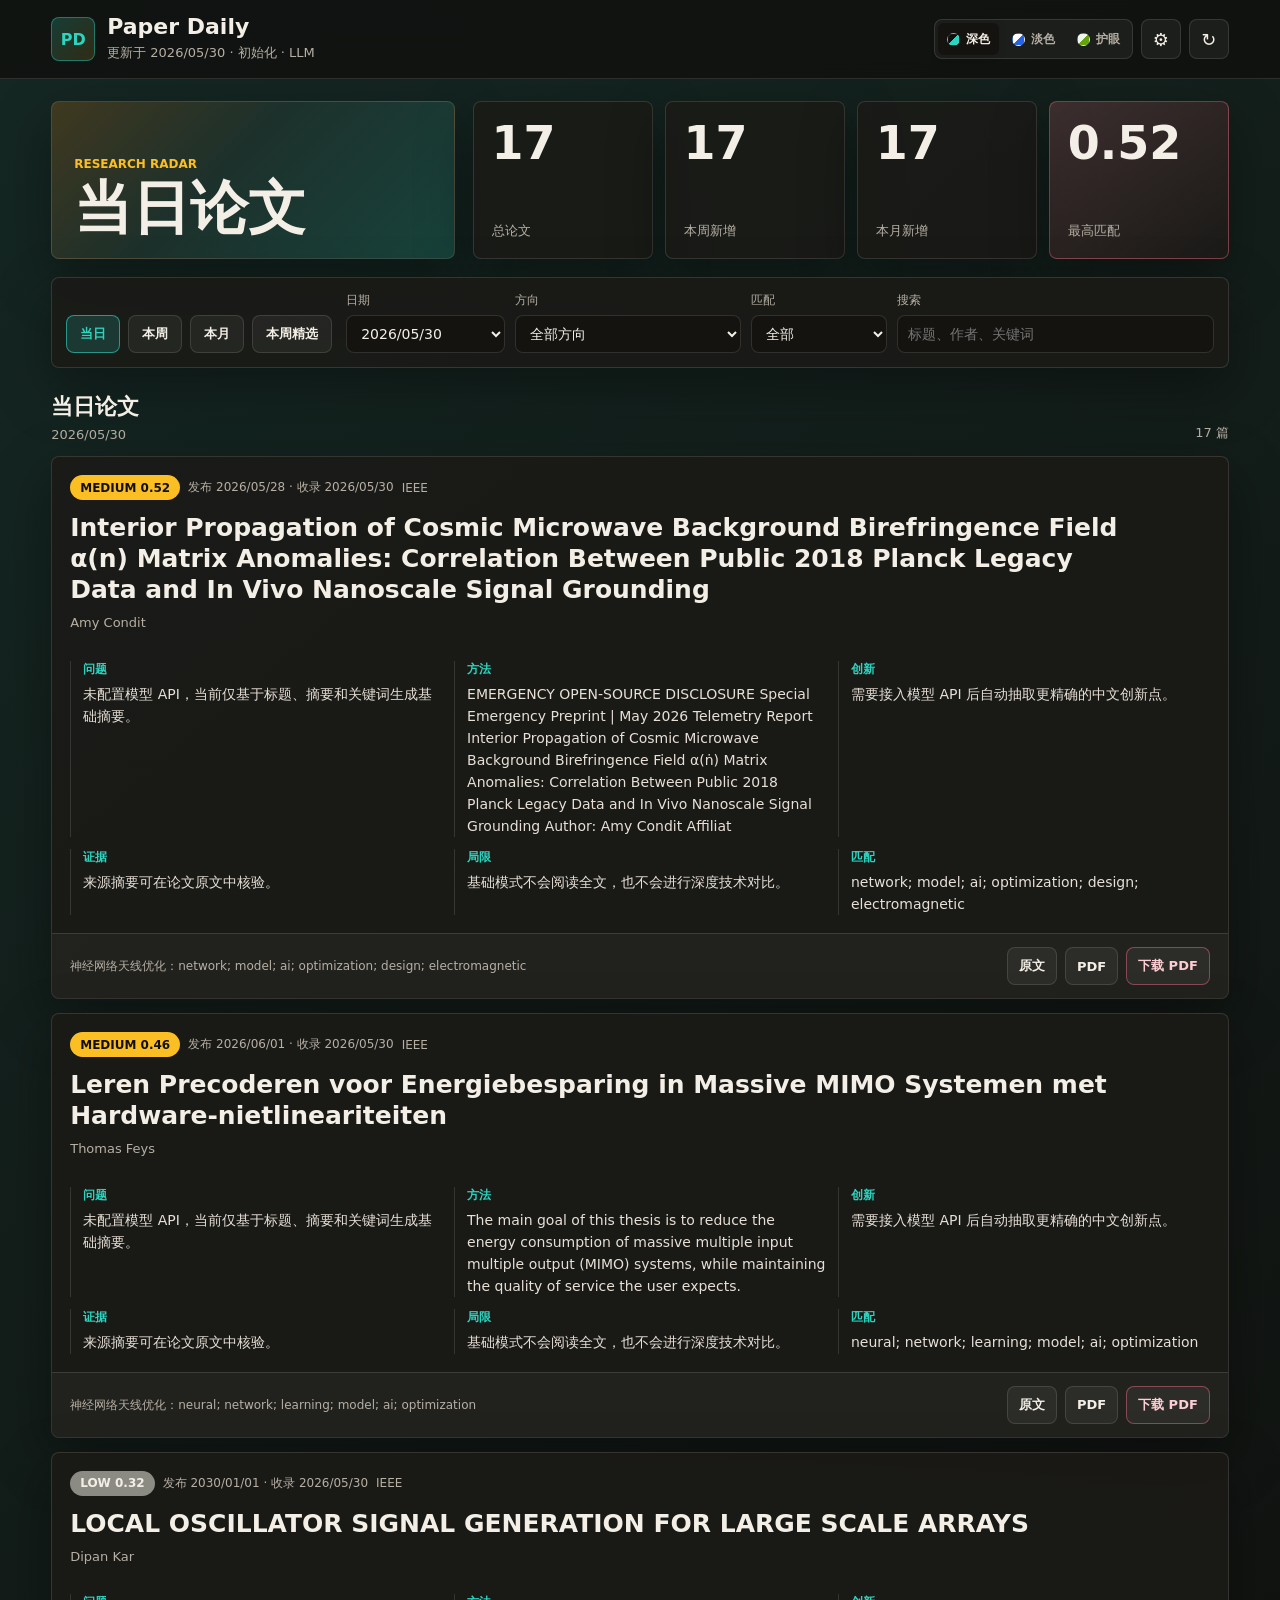
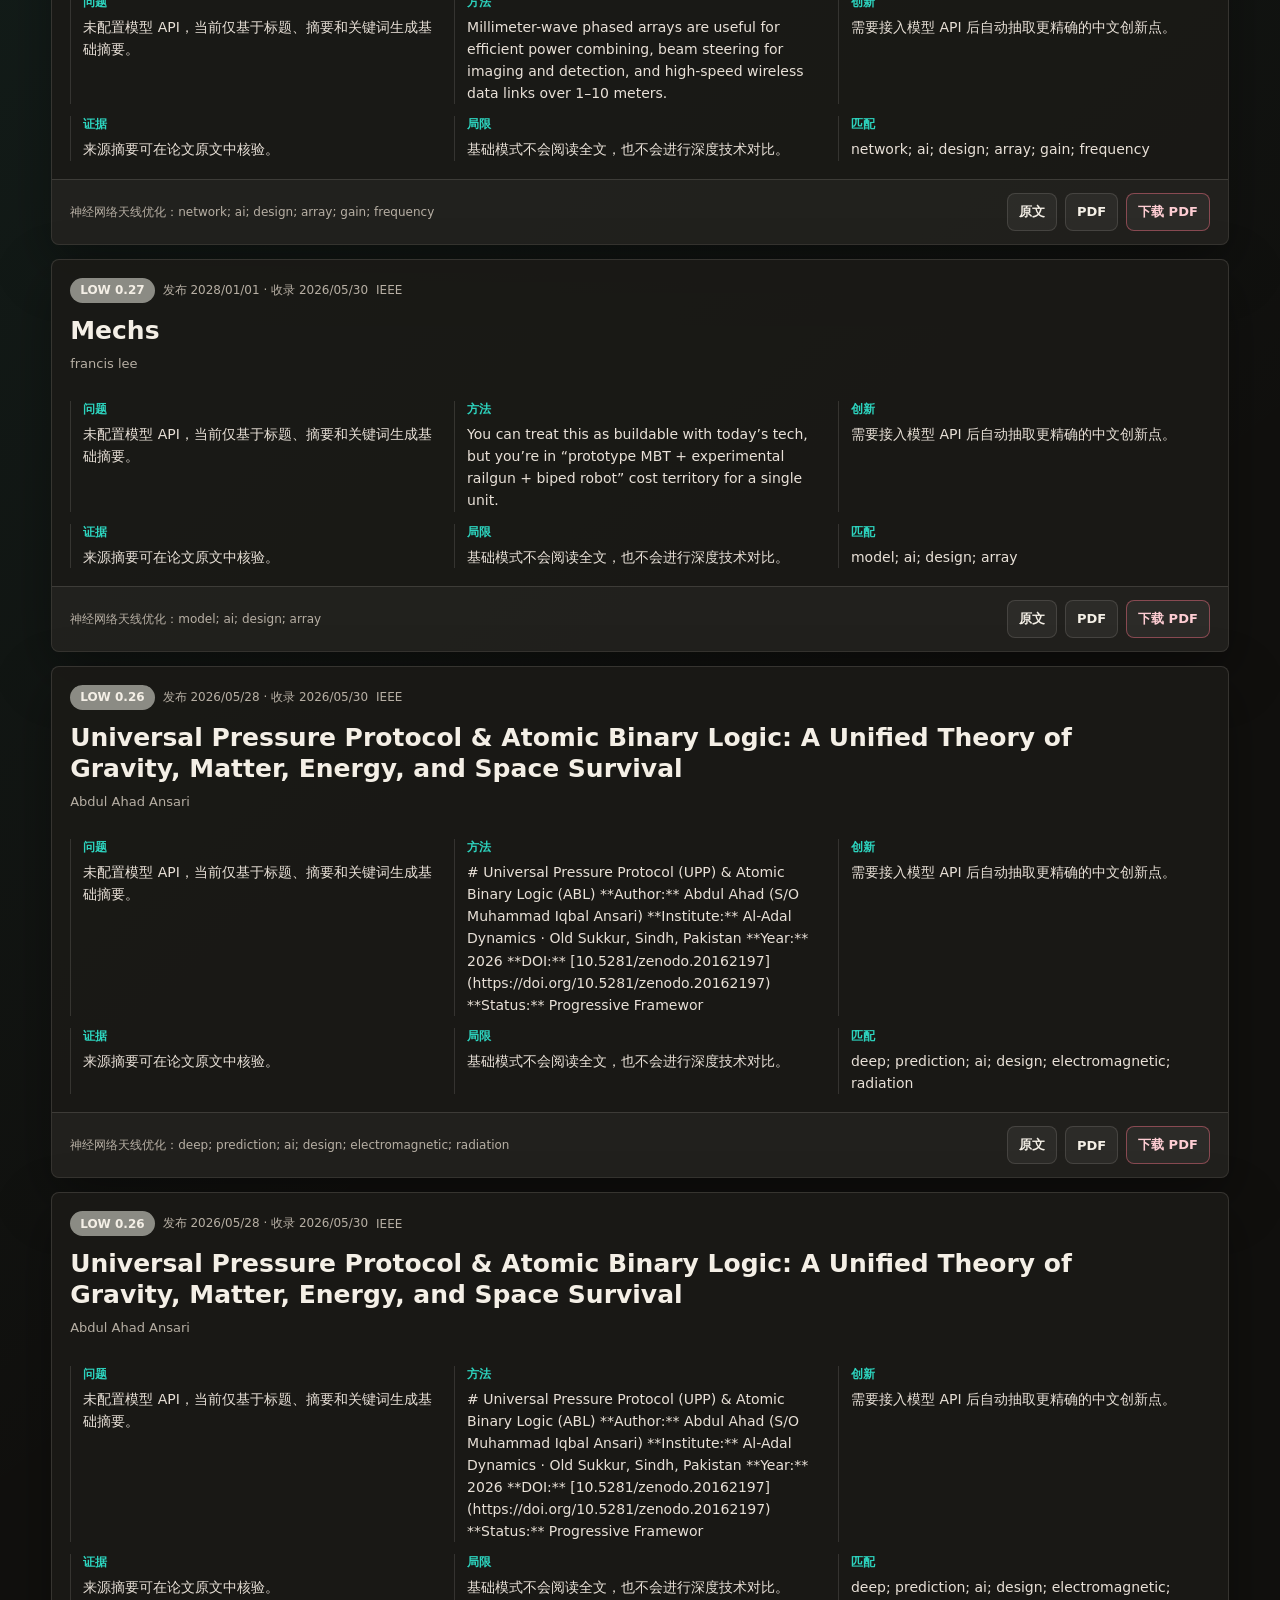
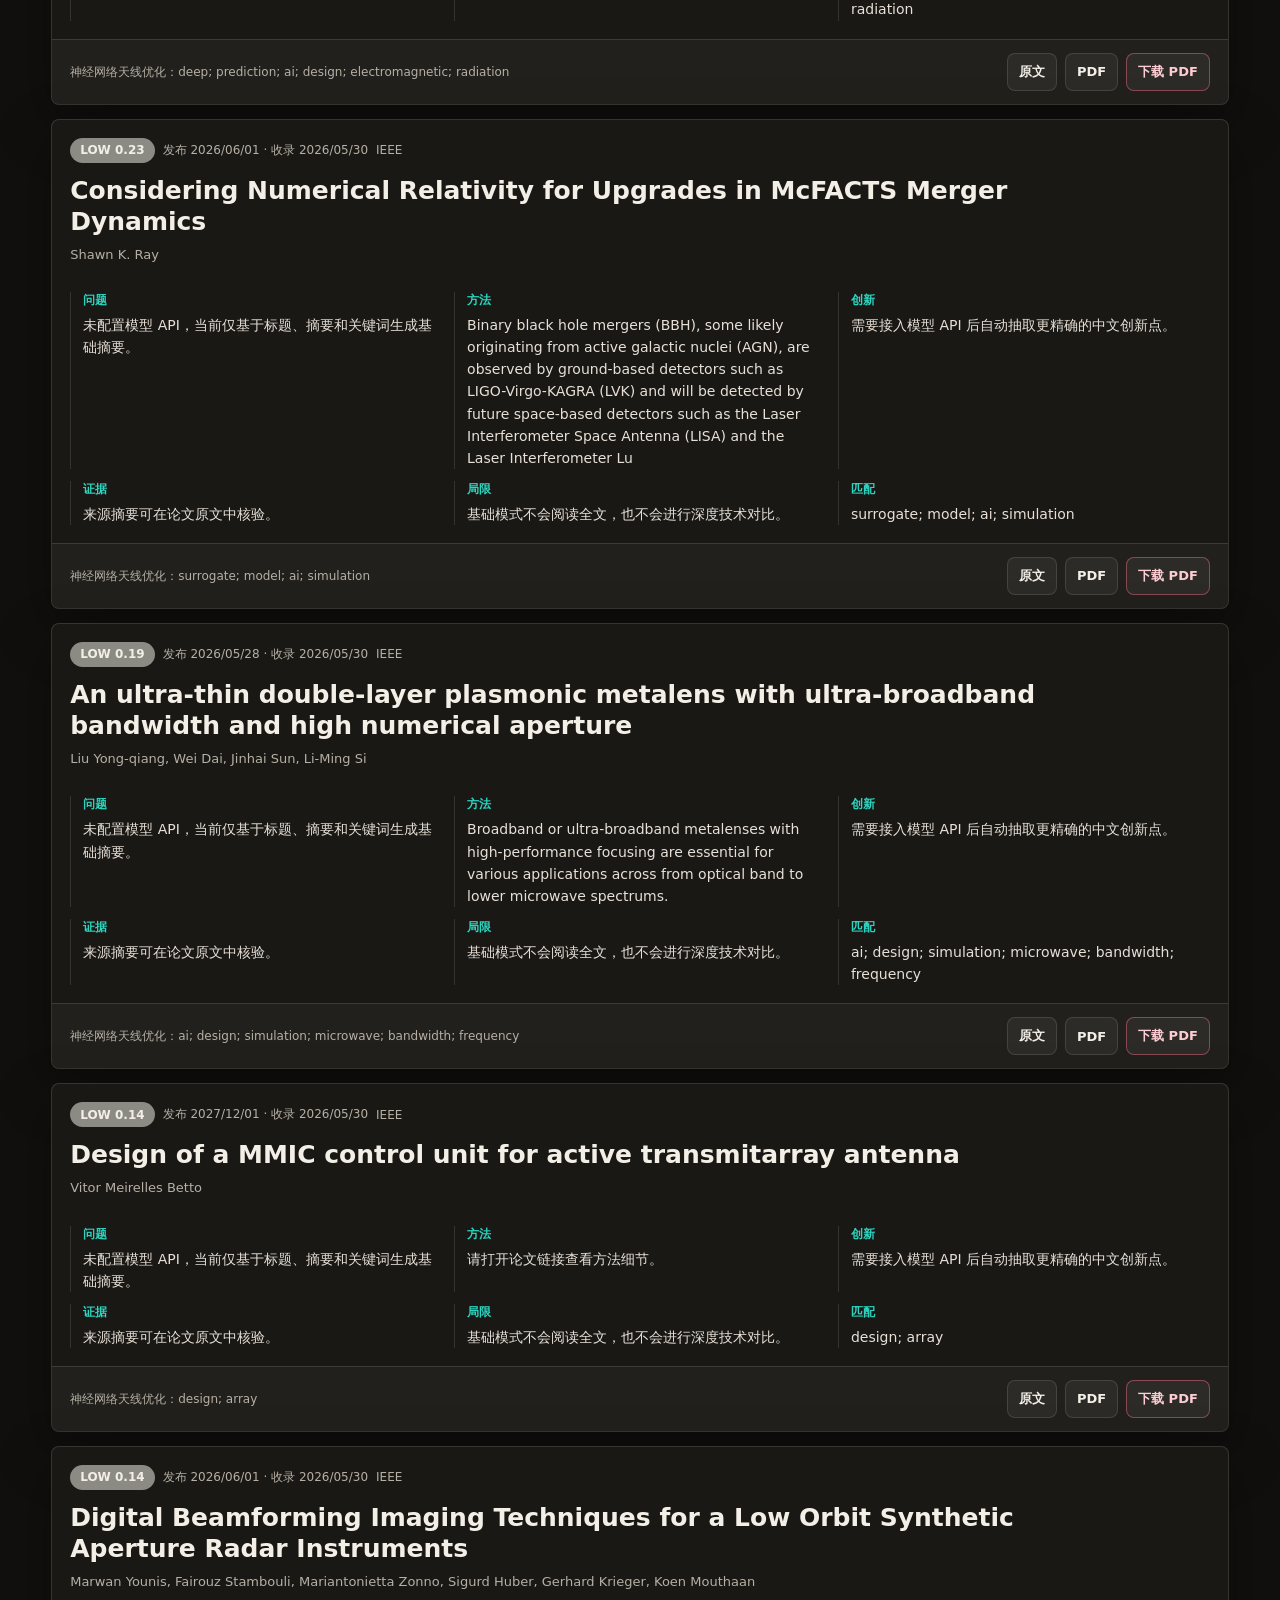
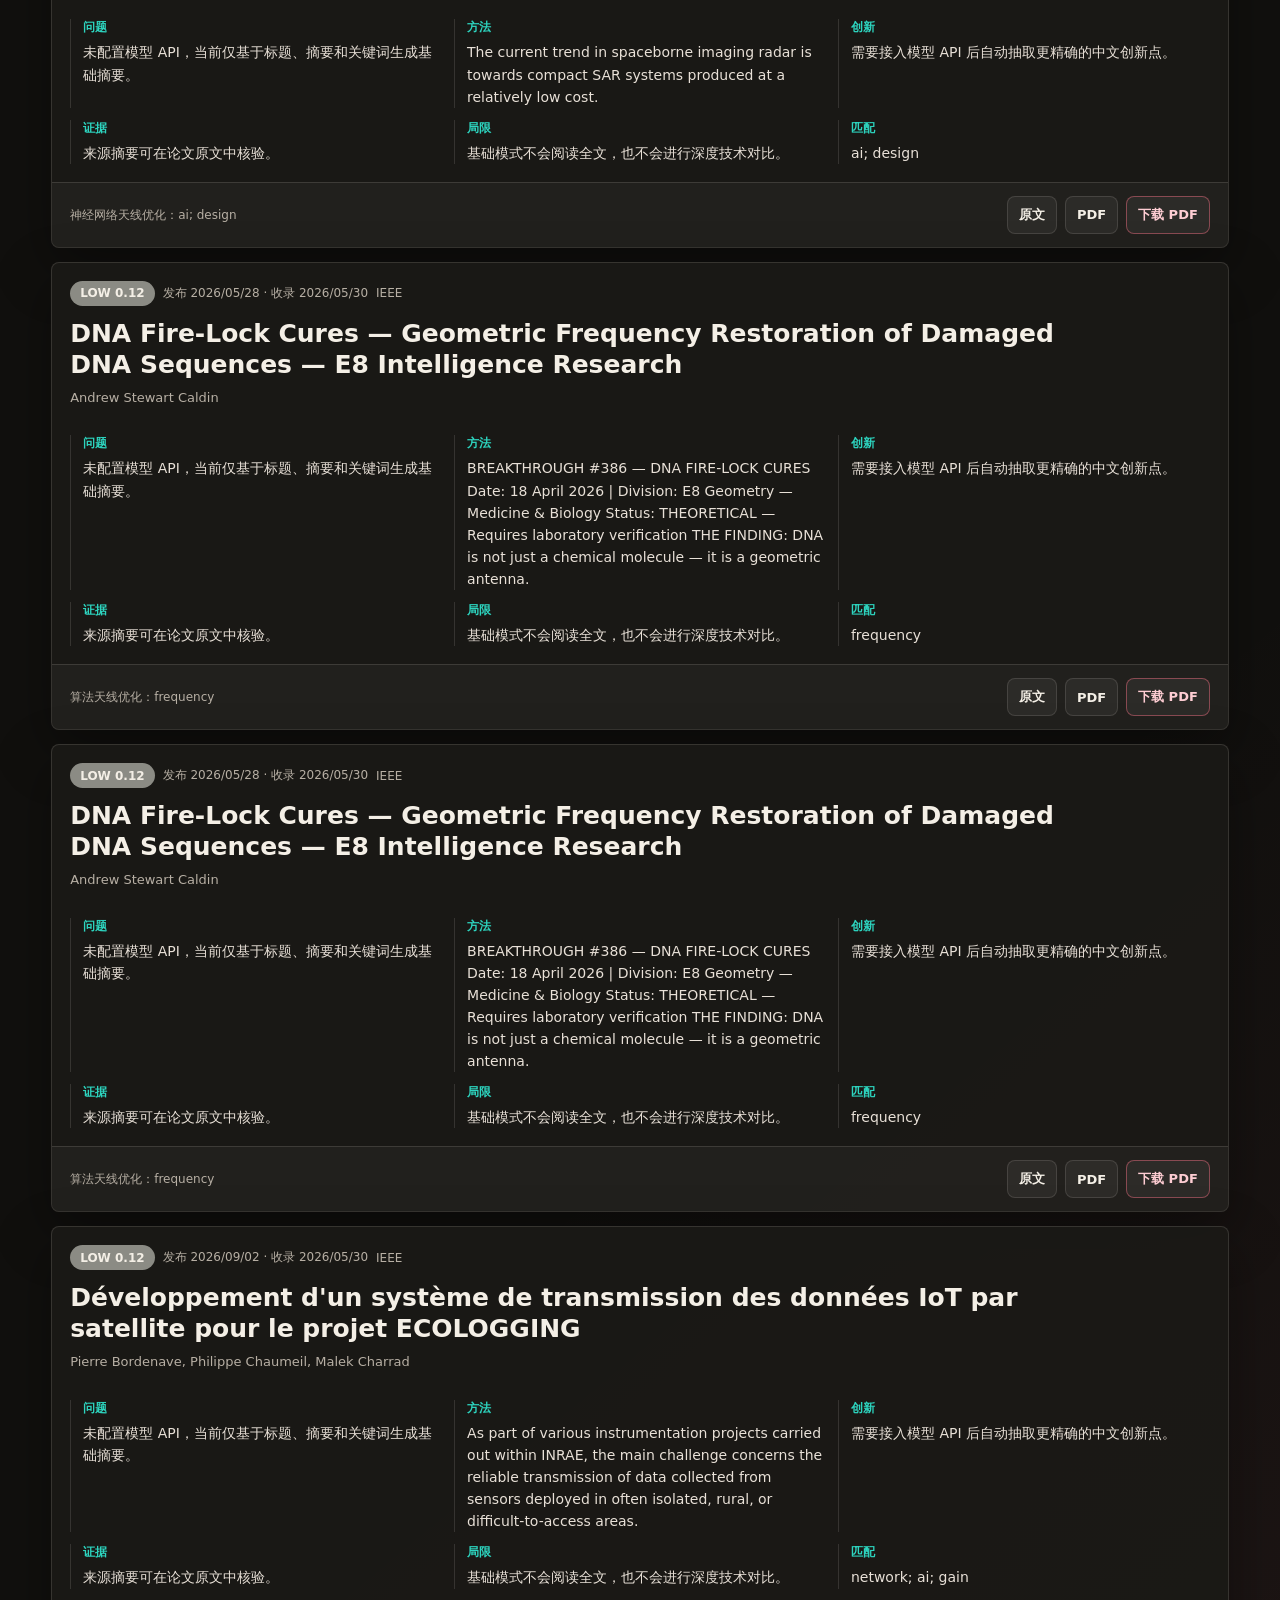
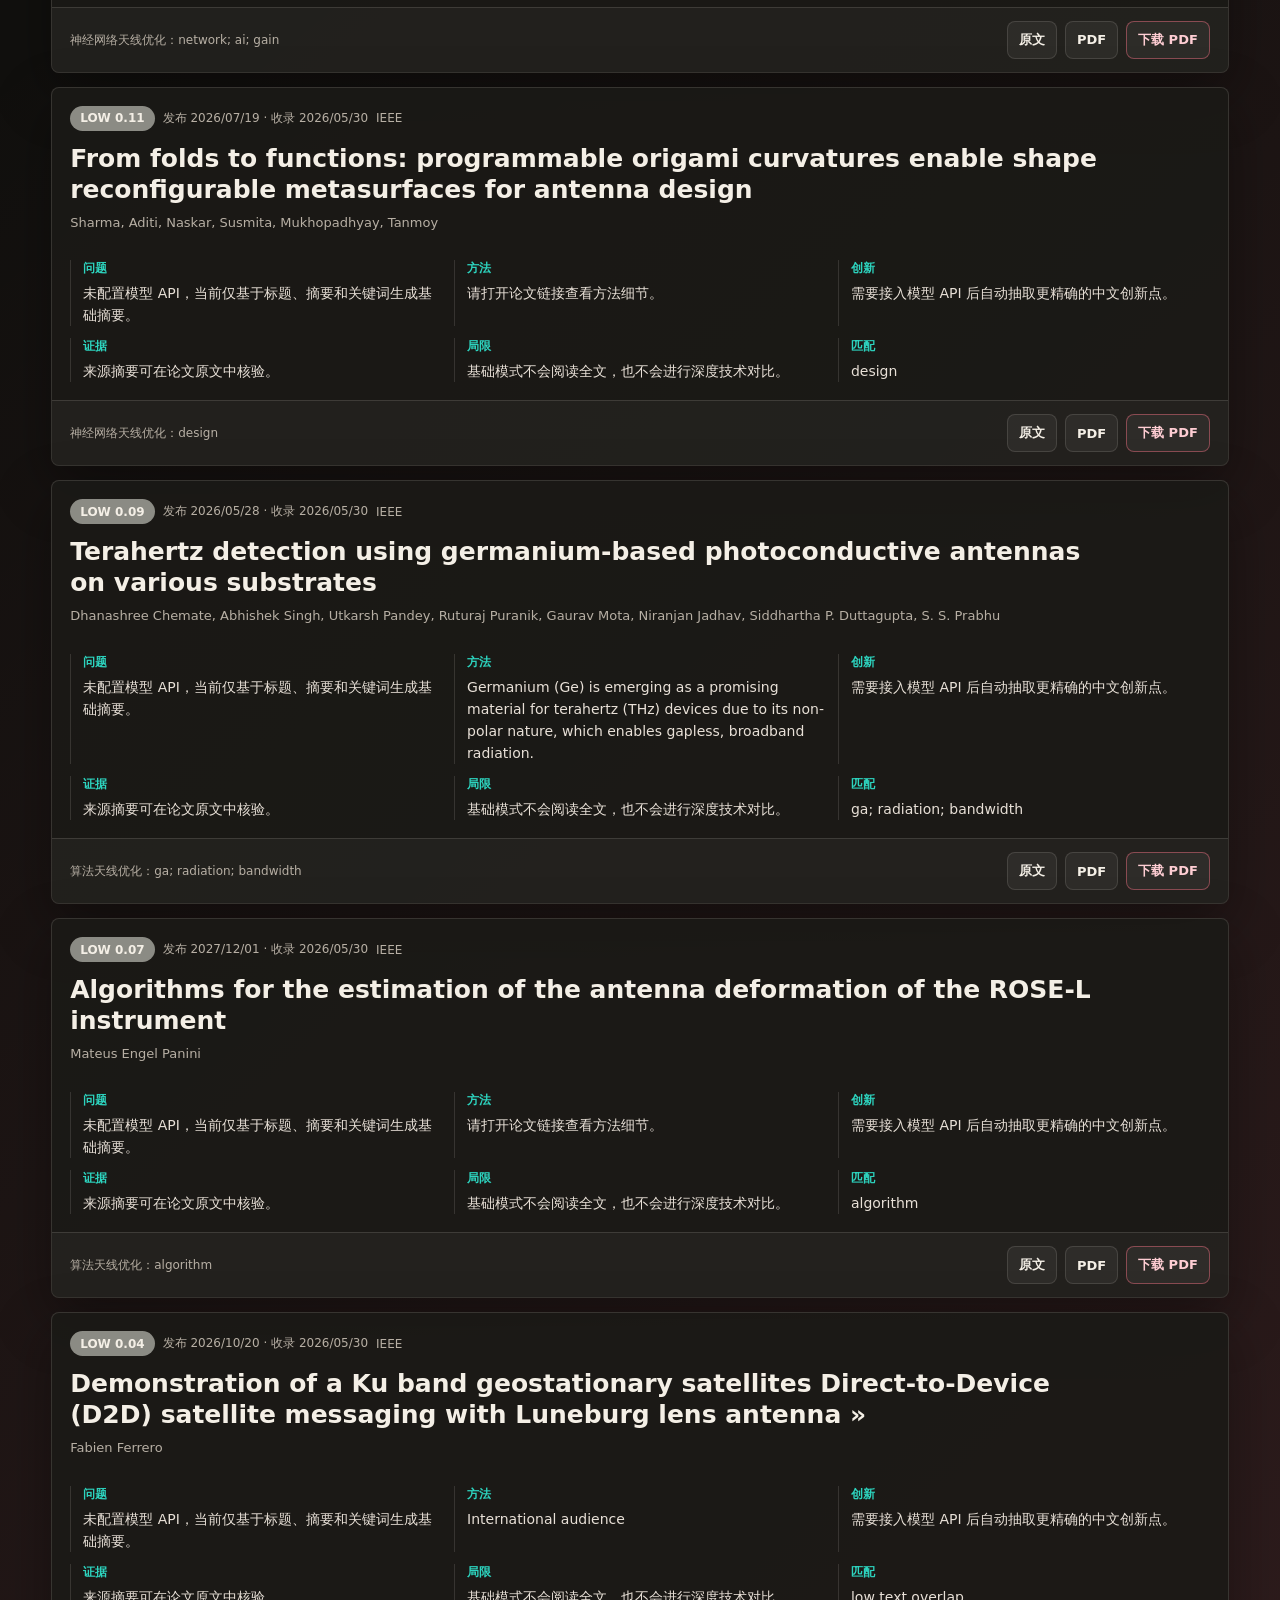
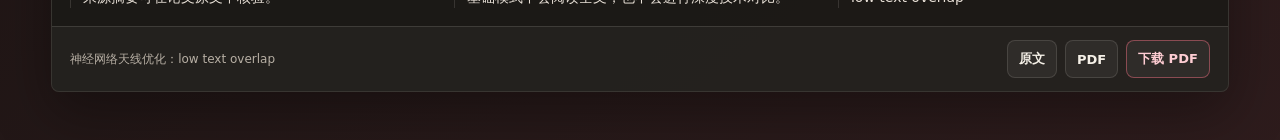
<file: web/index.html>
<!doctype html>
<html lang="zh-CN">
  <head>
    <meta charset="utf-8" />
    <meta name="viewport" content="width=device-width, initial-scale=1" />
    <title>Paper Daily</title>
    <link rel="stylesheet" href="./styles.css?v=20260529-theme-ui" />
  </head>
  <body>
    <header class="topbar">
      <div class="brand">
        <span class="brand-mark">PD</span>
        <div>
          <h1>Paper Daily</h1>
          <p id="updatedAt">正在读取数据</p>
        </div>
      </div>
      <nav class="top-actions" aria-label="页面操作">
        <div class="theme-switcher" role="radiogroup" aria-label="选择网站背景主题">
          <button class="theme-option" type="button" role="radio" aria-checked="true" data-theme-option="dark" title="深色主题">
            <span class="theme-swatch dark-swatch"></span>
            <span>深色</span>
          </button>
          <button class="theme-option" type="button" role="radio" aria-checked="false" data-theme-option="light" title="淡色主题">
            <span class="theme-swatch light-swatch"></span>
            <span>淡色</span>
          </button>
          <button class="theme-option" type="button" role="radio" aria-checked="false" data-theme-option="eye" title="护眼主题">
            <span class="theme-swatch eye-swatch"></span>
            <span>护眼</span>
          </button>
        </div>
        <a class="icon-link" href="https://github.com/qionyin/IEEE-AutoSearch-Tool/issues" target="_blank" rel="noreferrer" title="配置研究方向">⚙</a>
        <a class="icon-link" href="https://github.com/qionyin/IEEE-AutoSearch-Tool/actions" target="_blank" rel="noreferrer" title="查看更新任务">↻</a>
      </nav>
    </header>

    <main class="shell">
      <section class="overview" aria-label="概览">
        <div class="overview-title">
          <p>Research Radar</p>
          <h2 id="viewTitle">最新论文</h2>
        </div>
        <div class="metric-grid">
          <div class="metric">
            <span class="metric-value" id="paperCount">0</span>
            <span class="metric-label">总论文</span>
          </div>
          <div class="metric">
            <span class="metric-value" id="weekCount">0</span>
            <span class="metric-label">本周新增</span>
          </div>
          <div class="metric">
            <span class="metric-value" id="monthCount">0</span>
            <span class="metric-label">本月新增</span>
          </div>
          <div class="metric accent">
            <span class="metric-value" id="topScore">0.00</span>
            <span class="metric-label">最高匹配</span>
          </div>
        </div>
      </section>

      <section class="toolbar" aria-label="筛选">
        <div class="tabs" role="tablist" aria-label="视图">
          <button class="tab active" type="button" data-view="daily">当日</button>
          <button class="tab" type="button" data-view="week">本周</button>
          <button class="tab" type="button" data-view="month">本月</button>
          <button class="tab" type="button" data-view="highlights">本周精选</button>
        </div>
        <div class="filters">
          <label class="field compact">
            <span>日期</span>
            <select id="dateFilter"></select>
          </label>
          <label class="field">
            <span>方向</span>
            <select id="topicFilter"></select>
          </label>
          <label class="field">
            <span>匹配</span>
            <select id="levelFilter">
              <option value="all">全部</option>
              <option value="high">High</option>
              <option value="medium">Medium</option>
              <option value="low">Low</option>
            </select>
          </label>
          <label class="field search">
            <span>搜索</span>
            <input id="searchInput" type="search" placeholder="标题、作者、关键词" />
          </label>
        </div>
      </section>

      <section class="content">
        <div class="content-head">
          <div>
            <h2 id="listTitle">当日论文</h2>
            <p id="scopeLabel">-</p>
          </div>
          <span id="resultCount">0 篇</span>
        </div>
        <div id="paperList" class="paper-list"></div>
      </section>
    </main>

    <template id="paperTemplate">
      <article class="paper-card">
        <div class="paper-main">
          <div class="paper-meta">
            <span class="match-badge"></span>
            <span class="paper-date"></span>
            <span class="paper-source"></span>
          </div>
          <h3 class="paper-title"></h3>
          <p class="paper-authors"></p>
          <div class="paper-tags"></div>
          <dl class="summary-grid">
            <div>
              <dt>问题</dt>
              <dd class="summary-problem"></dd>
            </div>
            <div>
              <dt>方法</dt>
              <dd class="summary-method"></dd>
            </div>
            <div>
              <dt>创新</dt>
              <dd class="summary-innovation"></dd>
            </div>
            <div>
              <dt>证据</dt>
              <dd class="summary-evidence"></dd>
            </div>
            <div>
              <dt>局限</dt>
              <dd class="summary-limitations"></dd>
            </div>
            <div>
              <dt>匹配</dt>
              <dd class="summary-relevant"></dd>
            </div>
          </dl>
        </div>
        <footer class="paper-footer">
          <span class="match-reason"></span>
          <div class="paper-links">
            <a class="paper-link abs-link" target="_blank" rel="noreferrer">原文</a>
            <a class="paper-link pdf-link" target="_blank" rel="noreferrer">PDF</a>
            <a class="paper-link download-link">下载 PDF</a>
          </div>
        </footer>
      </article>
    </template>

    <script src="./app.js?v=20260529-theme-ui"></script>
  </body>
</html>
</file>
<file: web/styles.css>
:root {
  color-scheme: dark;
  --bg: #11100e;
  --bg-glow-primary: rgba(45, 212, 191, 0.12);
  --bg-glow-secondary: rgba(251, 113, 133, 0.12);
  --surface: #1b1a17;
  --surface-2: #24221e;
  --surface-3: #2f2a24;
  --text: #f4efe6;
  --muted: #b7afa4;
  --line: rgba(244, 239, 230, 0.13);
  --topbar-bg: rgba(17, 16, 14, 0.82);
  --button-bg: rgba(255, 255, 255, 0.05);
  --control-bg: #141310;
  --overview-bg:
    linear-gradient(135deg, rgba(251, 191, 36, 0.14), transparent 42%),
    linear-gradient(315deg, rgba(45, 212, 191, 0.18), rgba(36, 34, 30, 0.8));
  --metric-bg: rgba(27, 26, 23, 0.82);
  --metric-accent-bg: linear-gradient(145deg, rgba(251, 113, 133, 0.18), rgba(27, 26, 23, 0.9));
  --panel-bg: rgba(27, 26, 23, 0.86);
  --card-bg: rgba(27, 26, 23, 0.9);
  --card-footer-bg: rgba(255, 255, 255, 0.035);
  --empty-bg: rgba(27, 26, 23, 0.7);
  --summary-text: #e8e0d7;
  --tag-bg: rgba(251, 191, 36, 0.1);
  --tag-line: rgba(251, 191, 36, 0.28);
  --tag-text: #f8d98a;
  --download-text: #fecdd3;
  --teal: #2dd4bf;
  --coral: #fb7185;
  --gold: #fbbf24;
  --green: #22c55e;
  --low: #8b8b84;
  --shadow: 0 20px 55px rgba(0, 0, 0, 0.34);
  font-family: Inter, ui-sans-serif, system-ui, -apple-system, BlinkMacSystemFont, "Segoe UI", sans-serif;
}

body[data-theme="light"] {
  color-scheme: light;
  --bg: #f6f8fb;
  --bg-glow-primary: rgba(37, 99, 235, 0.12);
  --bg-glow-secondary: rgba(245, 158, 11, 0.11);
  --surface: #ffffff;
  --surface-2: #edf2f7;
  --surface-3: #dbe5ef;
  --text: #172033;
  --muted: #647087;
  --line: rgba(30, 41, 59, 0.13);
  --topbar-bg: rgba(255, 255, 255, 0.9);
  --button-bg: rgba(30, 41, 59, 0.045);
  --control-bg: #ffffff;
  --overview-bg:
    linear-gradient(135deg, rgba(37, 99, 235, 0.13), transparent 44%),
    linear-gradient(315deg, rgba(245, 158, 11, 0.15), rgba(255, 255, 255, 0.96));
  --metric-bg: rgba(255, 255, 255, 0.94);
  --metric-accent-bg: linear-gradient(145deg, rgba(37, 99, 235, 0.12), rgba(255, 255, 255, 0.96));
  --panel-bg: rgba(255, 255, 255, 0.93);
  --card-bg: rgba(255, 255, 255, 0.98);
  --card-footer-bg: rgba(30, 41, 59, 0.035);
  --empty-bg: rgba(255, 255, 255, 0.78);
  --summary-text: #283447;
  --tag-bg: rgba(37, 99, 235, 0.08);
  --tag-line: rgba(37, 99, 235, 0.22);
  --tag-text: #1d4ed8;
  --download-text: #be123c;
  --teal: #2563eb;
  --coral: #be123c;
  --gold: #b7791f;
  --green: #15803d;
  --low: #7b8494;
  --shadow: 0 18px 45px rgba(15, 23, 42, 0.1);
}

body[data-theme="eye"] {
  color-scheme: light;
  --bg: #eef7ed;
  --bg-glow-primary: rgba(22, 163, 74, 0.14);
  --bg-glow-secondary: rgba(217, 119, 6, 0.08);
  --surface: #fbfff7;
  --surface-2: #e7f2df;
  --surface-3: #d8e8cf;
  --text: #1f3324;
  --muted: #64735f;
  --line: rgba(45, 82, 50, 0.17);
  --topbar-bg: rgba(251, 255, 247, 0.9);
  --button-bg: rgba(48, 98, 65, 0.07);
  --control-bg: #fcfff7;
  --overview-bg:
    linear-gradient(135deg, rgba(101, 163, 13, 0.16), transparent 42%),
    linear-gradient(315deg, rgba(15, 118, 110, 0.11), rgba(251, 255, 247, 0.96));
  --metric-bg: rgba(251, 255, 247, 0.92);
  --metric-accent-bg: linear-gradient(145deg, rgba(234, 88, 12, 0.1), rgba(251, 255, 245, 0.96));
  --panel-bg: rgba(251, 255, 245, 0.92);
  --card-bg: rgba(252, 255, 247, 0.96);
  --card-footer-bg: rgba(48, 98, 65, 0.05);
  --empty-bg: rgba(252, 255, 247, 0.76);
  --summary-text: #2d3e33;
  --tag-bg: rgba(101, 163, 13, 0.1);
  --tag-line: rgba(101, 163, 13, 0.28);
  --tag-text: #4d7c0f;
  --download-text: #9f3f32;
  --teal: #0f766e;
  --coral: #c85543;
  --gold: #96721c;
  --green: #2f8f46;
  --low: #77836f;
  --shadow: 0 18px 45px rgba(47, 82, 55, 0.12);
}

* {
  box-sizing: border-box;
}

body {
  margin: 0;
  min-height: 100vh;
  background:
    linear-gradient(140deg, var(--bg-glow-primary), transparent 34%),
    linear-gradient(320deg, var(--bg-glow-secondary), transparent 30%),
    var(--bg);
  color: var(--text);
}

a {
  color: inherit;
}

.topbar {
  position: sticky;
  top: 0;
  z-index: 4;
  display: flex;
  align-items: center;
  justify-content: space-between;
  gap: 18px;
  padding: 16px clamp(16px, 4vw, 52px);
  border-bottom: 1px solid var(--line);
  background: var(--topbar-bg);
  backdrop-filter: blur(18px);
}

.brand {
  display: flex;
  align-items: center;
  gap: 12px;
  min-width: 0;
}

.brand-mark {
  display: inline-grid;
  width: 44px;
  height: 44px;
  place-items: center;
  border: 1px solid rgba(45, 212, 191, 0.42);
  border-radius: 8px;
  background: linear-gradient(135deg, rgba(45, 212, 191, 0.22), rgba(251, 191, 36, 0.14));
  color: var(--teal);
  font-weight: 850;
}

.topbar h1 {
  margin: 0;
  font-size: 22px;
  line-height: 1;
  letter-spacing: 0;
}

.topbar p {
  margin: 6px 0 0;
  color: var(--muted);
  font-size: 13px;
}

.top-actions {
  display: flex;
  align-items: center;
  gap: 8px;
}

.theme-switcher {
  display: inline-flex;
  align-items: center;
  gap: 4px;
  min-height: 40px;
  border: 1px solid var(--line);
  border-radius: 8px;
  background: var(--button-bg);
  padding: 3px;
}

.theme-option {
  display: inline-flex;
  align-items: center;
  gap: 6px;
  min-height: 32px;
  border: 0;
  border-radius: 6px;
  background: transparent;
  color: var(--muted);
  cursor: pointer;
  font: inherit;
  font-size: 12px;
  font-weight: 750;
  padding: 6px 9px;
}

.theme-option.active {
  background: var(--control-bg);
  color: var(--text);
  box-shadow: 0 1px 8px rgba(0, 0, 0, 0.1);
}

.theme-option:hover {
  color: var(--teal);
}

.theme-swatch {
  width: 13px;
  height: 13px;
  border: 1px solid var(--line);
  border-radius: 50%;
  flex: 0 0 auto;
}

.dark-swatch {
  background: linear-gradient(135deg, #11100e 50%, #2dd4bf 50%);
}

.light-swatch {
  background: linear-gradient(135deg, #ffffff 50%, #2563eb 50%);
}

.eye-swatch {
  background: linear-gradient(135deg, #eef7ed 50%, #65a30d 50%);
}

.icon-link {
  display: inline-grid;
  width: 40px;
  height: 40px;
  place-items: center;
  border: 1px solid var(--line);
  border-radius: 8px;
  background: var(--button-bg);
  color: var(--text);
  font-size: 18px;
  text-decoration: none;
}

.shell {
  display: grid;
  gap: 18px;
  width: min(1480px, 100%);
  margin: 0 auto;
  padding: 22px clamp(16px, 4vw, 52px) 48px;
}

.overview {
  display: grid;
  grid-template-columns: minmax(220px, 0.8fr) minmax(0, 1.5fr);
  gap: 18px;
  align-items: stretch;
}

.overview-title {
  display: grid;
  align-content: end;
  min-height: 158px;
  border: 1px solid var(--line);
  border-radius: 8px;
  background: var(--overview-bg);
  box-shadow: var(--shadow);
  padding: 22px;
}

.overview-title p {
  margin: 0 0 10px;
  color: var(--gold);
  font-size: 12px;
  font-weight: 800;
  text-transform: uppercase;
}

.overview-title h2 {
  margin: 0;
  font-size: clamp(32px, 5vw, 58px);
  line-height: 0.95;
  letter-spacing: 0;
}

.metric-grid {
  display: grid;
  grid-template-columns: repeat(4, minmax(0, 1fr));
  gap: 12px;
}

.metric {
  display: grid;
  align-content: space-between;
  min-height: 158px;
  border: 1px solid var(--line);
  border-radius: 8px;
  background: var(--metric-bg);
  box-shadow: var(--shadow);
  padding: 18px;
}

.metric.accent {
  border-color: rgba(251, 113, 133, 0.38);
  background: var(--metric-accent-bg);
}

.metric-value {
  color: var(--text);
  font-size: clamp(28px, 4vw, 46px);
  font-weight: 850;
  line-height: 1;
}

.metric-label {
  color: var(--muted);
  font-size: 13px;
}

.toolbar {
  display: grid;
  grid-template-columns: auto minmax(0, 1fr);
  gap: 14px;
  align-items: end;
  border: 1px solid var(--line);
  border-radius: 8px;
  background: var(--panel-bg);
  box-shadow: var(--shadow);
  padding: 14px;
}

.tabs {
  display: flex;
  flex-wrap: wrap;
  gap: 8px;
}

.tab,
.paper-link {
  min-height: 38px;
  border: 1px solid var(--line);
  border-radius: 8px;
  background: var(--button-bg);
  color: var(--text);
  font: inherit;
  font-size: 13px;
  font-weight: 750;
  text-decoration: none;
  cursor: pointer;
}

.tab {
  padding: 8px 13px;
}

.tab.active {
  border-color: rgba(45, 212, 191, 0.62);
  background: rgba(45, 212, 191, 0.16);
  color: var(--teal);
}

.filters {
  display: grid;
  grid-template-columns: minmax(130px, 0.7fr) minmax(160px, 1fr) minmax(120px, 0.6fr) minmax(220px, 1.4fr);
  gap: 10px;
}

.field {
  display: grid;
  gap: 6px;
  min-width: 0;
}

.field span {
  color: var(--muted);
  font-size: 12px;
}

input,
select {
  width: 100%;
  min-height: 38px;
  border: 1px solid var(--line);
  border-radius: 8px;
  background: var(--control-bg);
  color: var(--text);
  font: inherit;
  font-size: 14px;
  padding: 8px 10px;
}

input:focus,
select:focus,
.icon-link:focus,
.theme-option:focus,
.tab:focus,
.paper-link:focus {
  outline: 2px solid rgba(45, 212, 191, 0.34);
  outline-offset: 2px;
}

.content {
  min-width: 0;
}

.content-head {
  display: flex;
  align-items: end;
  justify-content: space-between;
  gap: 16px;
  margin: 6px 0 14px;
}

.content-head h2 {
  margin: 0;
  font-size: 22px;
}

.content-head p,
.content-head span {
  margin: 5px 0 0;
  color: var(--muted);
  font-size: 13px;
}

.paper-list {
  display: grid;
  gap: 14px;
}

.paper-card {
  border: 1px solid var(--line);
  border-radius: 8px;
  background: var(--card-bg);
  box-shadow: var(--shadow);
  overflow: hidden;
}

.paper-main {
  padding: 18px;
}

.paper-meta {
  display: flex;
  flex-wrap: wrap;
  align-items: center;
  gap: 8px;
  color: var(--muted);
  font-size: 12px;
}

.match-badge {
  display: inline-flex;
  align-items: center;
  min-height: 25px;
  border-radius: 999px;
  padding: 3px 10px;
  color: #11100e;
  font-weight: 850;
  text-transform: uppercase;
}

.match-badge.high {
  background: var(--green);
}

.match-badge.medium {
  background: var(--gold);
}

.match-badge.low {
  background: var(--low);
  color: var(--text);
}

.paper-title {
  margin: 12px 0 8px;
  max-width: 1050px;
  font-size: clamp(19px, 2vw, 25px);
  line-height: 1.24;
  letter-spacing: 0;
}

.paper-authors {
  margin: 0;
  color: var(--muted);
  font-size: 13px;
  line-height: 1.5;
}

.paper-tags {
  display: flex;
  flex-wrap: wrap;
  gap: 6px;
  margin-top: 12px;
}

.tag {
  border: 1px solid rgba(251, 191, 36, 0.28);
  border-radius: 999px;
  background: var(--tag-bg);
  color: var(--tag-text);
  border-color: var(--tag-line);
  padding: 3px 8px;
  font-size: 12px;
}

.summary-grid {
  display: grid;
  grid-template-columns: repeat(3, minmax(0, 1fr));
  gap: 12px;
  margin: 16px 0 0;
}

.summary-grid div {
  min-width: 0;
  border-left: 1px solid var(--line);
  padding-left: 12px;
}

.summary-grid dt {
  margin-bottom: 5px;
  color: var(--teal);
  font-size: 12px;
  font-weight: 850;
}

.summary-grid dd {
  margin: 0;
  color: var(--summary-text);
  font-size: 14px;
  line-height: 1.58;
  overflow-wrap: anywhere;
}

.paper-footer {
  display: flex;
  align-items: center;
  justify-content: space-between;
  gap: 14px;
  border-top: 1px solid var(--line);
  background: var(--card-footer-bg);
  padding: 13px 18px;
}

.match-reason {
  color: var(--muted);
  font-size: 12px;
  line-height: 1.5;
}

.paper-links {
  display: flex;
  flex: 0 0 auto;
  flex-wrap: wrap;
  justify-content: flex-end;
  gap: 8px;
}

.paper-link {
  display: inline-flex;
  align-items: center;
  justify-content: center;
  padding: 7px 11px;
}

.paper-link:hover,
.icon-link:hover,
.tab:hover {
  border-color: var(--teal);
  color: var(--teal);
}

.download-link {
  border-color: rgba(251, 113, 133, 0.45);
  color: var(--download-text);
}

.empty-state {
  border: 1px dashed var(--line);
  border-radius: 8px;
  background: var(--empty-bg);
  color: var(--muted);
  padding: 34px;
  text-align: center;
}

@media (max-width: 1100px) {
  .overview,
  .toolbar {
    grid-template-columns: 1fr;
  }

  .filters {
    grid-template-columns: repeat(2, minmax(0, 1fr));
  }

  .summary-grid {
    grid-template-columns: repeat(2, minmax(0, 1fr));
  }
}

@media (max-width: 680px) {
  .topbar {
    align-items: flex-start;
    flex-wrap: wrap;
  }

  .top-actions {
    width: 100%;
  }

  .theme-switcher {
    flex: 1 1 220px;
    justify-content: space-between;
  }

  .theme-option {
    flex: 1 1 0;
    justify-content: center;
  }

  .brand-mark {
    width: 40px;
    height: 40px;
  }

  .metric-grid,
  .filters,
  .summary-grid {
    grid-template-columns: 1fr;
  }

  .metric,
  .overview-title {
    min-height: 112px;
  }

  .paper-footer {
    align-items: stretch;
    flex-direction: column;
  }

  .paper-links {
    justify-content: stretch;
  }

  .paper-link {
    flex: 1 1 auto;
  }
}
</file>
